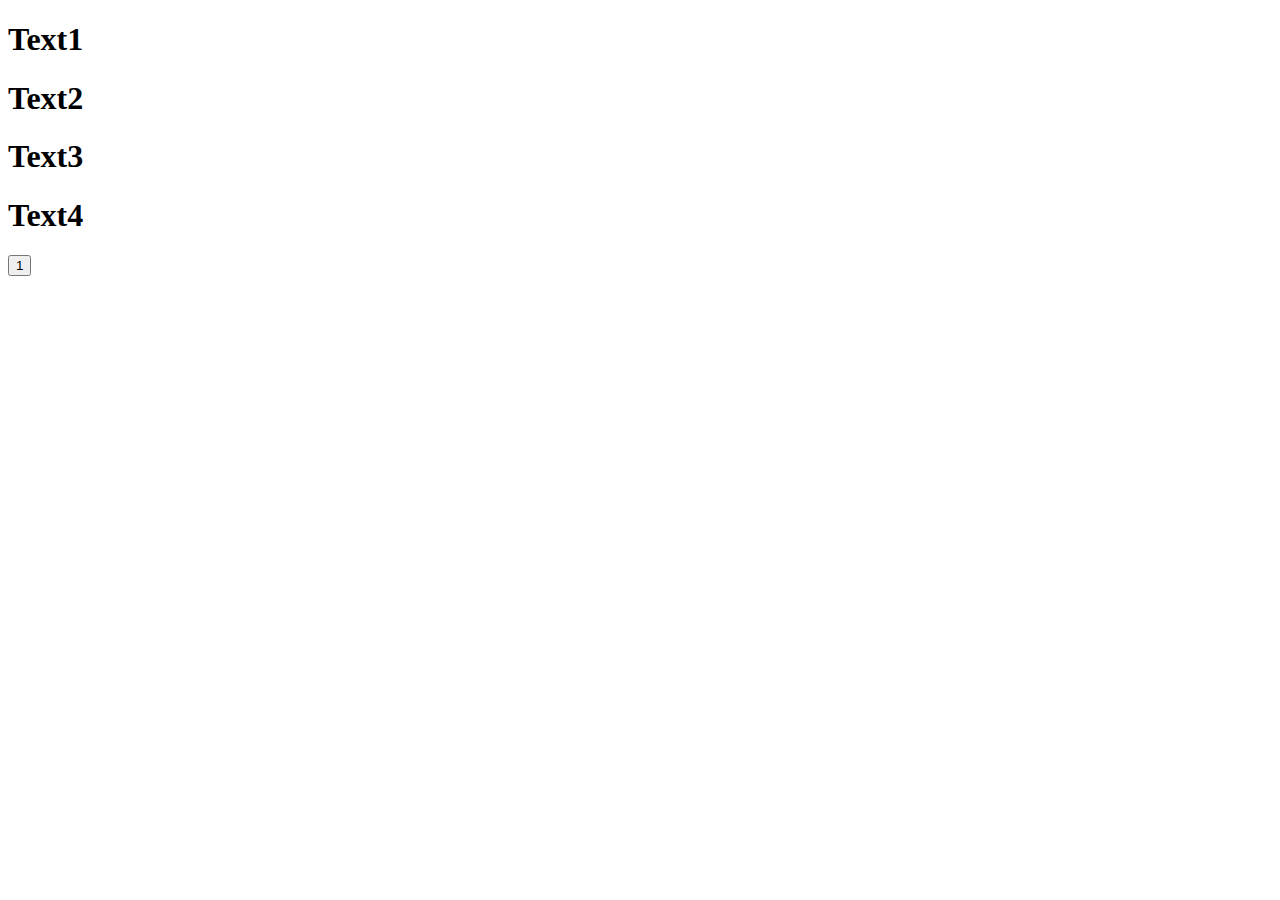
<file: accord/index.html>
<!DOCTYPE html>
<html lang="en">

<head>
    <meta charset="UTF-8">
    <meta name="viewport" content="width=device-width, initial-scale=1.0">
    <title>Document</title>

    <style>
        #container {
            max-width: 30%;
        }

        .content {
            display: none;
        }
    </style>
</head>

<body>
    <div id="container">
        <div id="container__block-1">
            <h1>Text1</h1>
            <div class="content">
                Lorem ipsum dolor sit amet consectetur adipisicing elit. Similique natus molestias sapiente voluptatem
                dolor
                accusantium corrupti neque iure dignissimos dolore.
            </div>
        </div>
        <div id="container__block-2">
            <h1>Text2</h1>
            <div class="content">
                Lorem ipsum dolor sit amet consectetur adipisicing elit. Similique natus molestias sapiente voluptatem
                dolor
                accusantium corrupti neque iure dignissimos dolore.
            </div>
        </div>
        <div id="container__block-3">
            <h1>Text3</h1>
            <div class="content">
                Lorem ipsum dolor sit amet consectetur adipisicing elit. Similique natus molestias sapiente voluptatem
                dolor
                accusantium corrupti neque iure dignissimos dolore.
            </div>
        </div>
        <div id="container__block-4">
            <h1>Text4</h1>
            <div class="content">
                Lorem ipsum dolor sit amet consectetur adipisicing elit. Similique natus molestias sapiente voluptatem
                dolor
                accusantium corrupti neque iure dignissimos dolore.
            </div>
        </div>
    </div>
    <button>1</button>
</body>
<script src="https://code.jquery.com/jquery-3.4.1.min.js"></script>
<script src="index.js"></script>

</html>
</file>
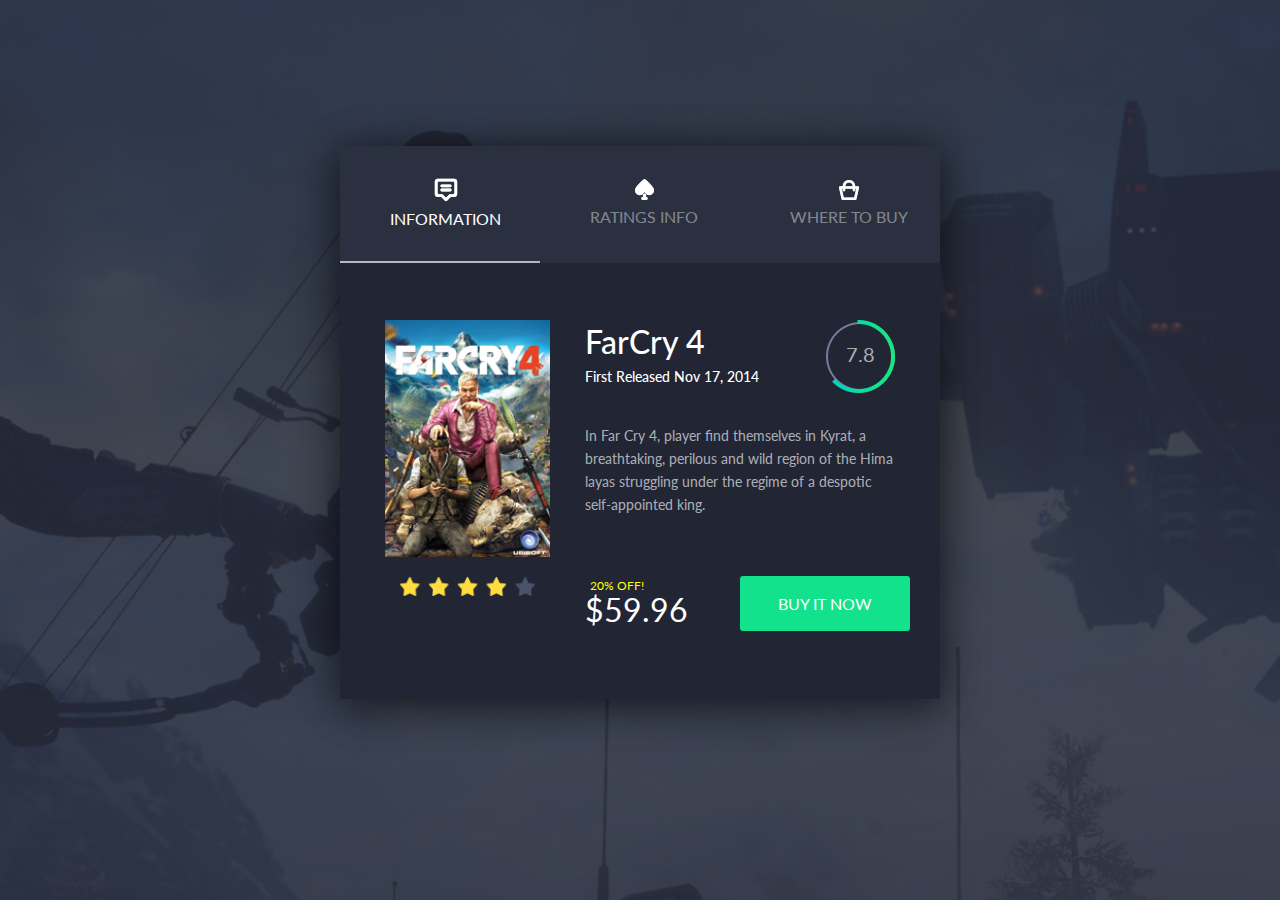
<file: L31_1/index.html>
<!DOCTYPE html>
<html lang="en">

<head>
    <meta charset="UTF-8">
    <meta name="viewport" content="width=device-width, initial-scale=1.0">
    <title>Game Advisor</title>
    <link rel="stylesheet" href="https://stackpath.bootstrapcdn.com/bootstrap/4.4.1/css/bootstrap.min.css"
        integrity="sha384-Vkoo8x4CGsO3+Hhxv8T/Q5PaXtkKtu6ug5TOeNV6gBiFeWPGFN9MuhOf23Q9Ifjh" crossorigin="anonymous">
    <link rel="stylesheet" href="style.css">
    <link rel="icon" href="./img/icon.svg">
    <link href="https://fonts.googleapis.com/css?family=Lato&display=swap" rel="stylesheet">
</head>

<body>
    <article class="container-fluid">
        <section class="container-xl ">
            <section class="row tabs">
                <section class="col-sm-4 tabs-item tabs-item--active" id="information-tab">

                    <section class="tabs-item__inner ">
                        <svg xmlns="http://www.w3.org/2000/svg" xmlns:xlink="http://www.w3.org/1999/xlink" width="24px"
                            height="24px">
                            <defs>
                                <filter id="Filter_0">
                                    <feFlood flood-color="rgb(255, 255, 255)" flood-opacity="1" result="floodOut" />
                                    <feComposite operator="atop" in="floodOut" in2="SourceGraphic" result="compOut" />
                                    <feBlend mode="normal" in="compOut" in2="SourceGraphic" />
                                </filter>

                            </defs>
                            <g filter="url(#Filter_0)">
                                <path fill-rule="evenodd" fill="rgb(189, 195, 199)"
                                    d="M20.400,18.999 L16.780,18.999 L12.990,22.789 L12.990,22.789 C12.736,23.043 12.386,23.200 12.000,23.200 C11.613,23.200 11.263,23.043 11.010,22.789 L11.010,22.789 L7.220,18.999 L3.600,18.999 C2.053,18.999 0.800,17.746 0.800,16.200 L0.800,3.599 C0.800,2.053 2.053,0.800 3.600,0.800 L20.400,0.800 C21.946,0.800 23.200,2.053 23.200,3.599 L23.200,16.200 C23.200,17.746 21.946,18.999 20.400,18.999 ZM20.400,4.999 C20.400,4.226 19.773,3.599 19.000,3.599 L5.000,3.599 C4.226,3.599 3.600,4.226 3.600,4.999 L3.600,14.799 C3.600,15.572 4.226,16.200 5.000,16.200 L6.400,16.200 L7.800,16.200 C8.186,16.200 8.536,16.356 8.790,16.610 L8.790,16.610 L12.000,19.819 L15.210,16.610 L15.210,16.610 C15.463,16.356 15.813,16.200 16.200,16.200 L17.600,16.200 L19.000,16.200 C19.773,16.200 20.400,15.572 20.400,14.799 L20.400,4.999 ZM16.200,13.399 L7.800,13.399 C7.026,13.399 6.400,12.773 6.400,11.999 C6.400,11.226 7.026,10.599 7.800,10.599 L16.200,10.599 C16.973,10.599 17.600,11.226 17.600,11.999 C17.600,12.773 16.973,13.399 16.200,13.399 ZM16.200,9.199 L7.800,9.199 C7.026,9.199 6.400,8.573 6.400,7.799 C6.400,7.026 7.026,6.399 7.800,6.399 L16.200,6.399 C16.973,6.399 17.600,7.026 17.600,7.799 C17.600,8.573 16.973,9.199 16.200,9.199 Z" />
                            </g>
                        </svg>

                        <p class="tabs-item__text">INFORMATION</p>
                    </section>
                </section>
                <!--  -->
                <section class="col-sm-4 tabs-item" id="rating-info-tab">
                    <section class="tabs-item__inner">

                        <svg xmlns="http://www.w3.org/2000/svg" xmlns:xlink="http://www.w3.org/1999/xlink" width="19px"
                            height="21px">
                            <defs>
                                <filter id="Filter_0">
                                    <feFlood flood-color="rgb(183, 186, 205)" flood-opacity="1" result="floodOut" />
                                    <feComposite operator="atop" in="floodOut" in2="SourceGraphic" result="compOut" />
                                    <feBlend mode="normal" in="compOut" in2="SourceGraphic" />
                                </filter>

                            </defs>
                            <g filter="url(#Filter_0)">
                                <path fill-rule="evenodd" fill="rgb(189, 195, 199)"
                                    d="M18.993,11.308 C18.993,13.986 16.868,16.157 14.246,16.157 C12.692,16.157 11.332,15.382 10.472,14.200 L10.449,14.217 L9.500,12.924 L8.550,14.217 L8.537,14.207 C7.671,15.384 6.306,16.157 4.753,16.157 C2.132,16.157 0.007,13.986 0.007,11.308 C0.007,10.216 0.373,9.218 0.969,8.408 L0.956,8.398 C0.956,8.398 7.918,-0.008 9.500,-0.008 C11.082,-0.008 18.043,8.398 18.043,8.398 L18.030,8.408 C18.626,9.218 18.993,10.216 18.993,11.308 ZM7.918,17.773 L7.918,16.157 C7.918,15.265 8.626,14.540 9.500,14.540 C10.374,14.540 11.082,15.265 11.082,16.157 L11.082,17.773 C11.956,17.773 12.664,18.497 12.664,19.390 C12.664,20.282 11.956,21.007 11.082,21.007 L7.918,21.007 C7.044,21.007 6.336,20.282 6.336,19.390 C6.336,18.497 7.044,17.773 7.918,17.773 Z" />
                            </g>
                        </svg>

                        <p class="tabs-item__text">RATINGS INFO</p>
                    </section>
                </section>
                <section class="col-sm-4 tabs-item" id="tobuy-tab">
                    <section class="tabs-item__inner">
                        <svg xmlns="http://www.w3.org/2000/svg" xmlns:xlink="http://www.w3.org/1999/xlink" width="20px"
                            height="20px">
                            <defs>
                                <filter id="Filter_0">
                                    <feFlood flood-color="rgb(183, 186, 205)" flood-opacity="1" result="floodOut" />
                                    <feComposite operator="atop" in="floodOut" in2="SourceGraphic" result="compOut" />
                                    <feBlend mode="normal" in="compOut" in2="SourceGraphic" />
                                </filter>

                            </defs>
                            <g filter="url(#Filter_0)">
                                <path fill-rule="evenodd" fill="rgb(189, 195, 199)"
                                    d="M19.946,7.765 L19.970,7.771 L17.470,19.021 L17.446,19.015 C17.321,19.574 16.846,19.999 16.250,19.999 L3.750,19.999 C3.154,19.999 2.679,19.574 2.554,19.015 L2.530,19.021 L0.030,7.771 L0.054,7.765 C0.034,7.677 -0.000,7.594 -0.000,7.500 C-0.000,6.809 0.560,6.250 1.250,6.250 L3.750,6.250 C3.750,2.798 6.548,-0.001 10.000,-0.001 C13.452,-0.001 16.250,2.798 16.250,6.250 L18.750,6.250 C19.440,6.250 20.000,6.809 20.000,7.500 C20.000,7.594 19.966,7.677 19.946,7.765 ZM10.000,2.499 C7.929,2.499 6.250,4.178 6.250,6.250 L13.750,6.250 C13.750,4.178 12.071,2.499 10.000,2.499 ZM15.000,11.250 C14.310,11.250 13.750,10.690 13.750,9.999 L13.750,8.750 L6.250,8.750 L6.250,9.999 C6.250,10.690 5.690,11.250 5.000,11.250 C4.310,11.250 3.750,10.690 3.750,9.999 L3.750,8.750 L2.808,8.750 L4.753,17.499 L15.247,17.499 L17.192,8.750 L16.250,8.750 L16.250,9.999 C16.250,10.690 15.690,11.250 15.000,11.250 Z" />
                            </g>
                        </svg>

                        <p class="tabs-item__text">WHERE TO BUY</p>
                    </section>
                </section>
            </section>

            <!-- Information start -->
            <section class="row content" id="information">
                <section class="col-sm-4 content-img">
                    <img src="./img/game.png" alt="farcry_4" class="content-img__game">
                    <img src="./img/rates.png" alt="rate" class="content-img__rate">
                </section>
                <section class="col-sm-8 content-info">
                    <div class="content-title">
                        <div class="content-title__primary-block">
                            <h1 class="content-title__primary">FarCry 4</h1>
                            <h3 class="content-title__secondary">First Released Nov 17, 2014</h3>
                        </div>
                        <div class="content-title__rate-circle">
                            <p class="content-title__rate-number">7.8</p>
                            <img src="./img/rate.png" alt="" class="content-title__empt-circle">
                            <img src="./img/rate-active.png" alt="" class="content-title__act-circle">
                        </div>
                    </div>
                    <div class="content-text">
                        In Far Cry 4, player find themselves in Kyrat, a breathtaking, perilous and wild region of the
                        Hima
                        layas struggling under the regime of a despotic self-appointed king.
                    </div>
                    <div class="content-order row">
                        <div class="content-order__price col-sm-4">
                            <p class="content-order__price content-order__price--discount">20% OFF!</p>
                            $59.96
                        </div>
                        <button class="content-order__btn col-sm-6">
                            BUY IT NOW
                        </button>
                    </div>
                </section>
            </section>
            <!-- Information end -->

            <!-- start rating info -->
            <section class="row content content--center" id="rating-info">
                <div class="col-sm-6 content-rating">
                    <div class="content-hr"></div>
                    <div class="content-rating__inner">
                        <img src="./img/M.svg" alt="" class="content-rating-img">
                        <div class="content-rating__text">
                            <p> Blood </p>
                            <p> Intense Violence </p>
                            <p> Nudity </p>
                            <p> Sexual Themes </p>
                            <p> Strong Language </p>
                            <p> Use of Drugs </p>
                        </div>
                    </div>

                    <div class="content-hr"></div>
                </div>
                <div class="col-sm-10 content-text">
                    <h3>Rating Summary </h3>
                    This is a first-person shooter in which players assume the role of a man (Ajay Ghale) returning
                    to
                    his ancestral home to spread his mother's ashes. Players engage in a variety of frenetic combat
                    missions and use machine guns, pistols, shotguns, knives, and explosives to kill enemy fighters
                    amid
                    mountainous environments. Players can also perform stealth attacks (i.e., sneaking up on enemies
                    and
                    slitting throats/stabbing chests). Battles are highlighted by screams of pain, realistic
                    gunfire,
                    and large blood-splatter effects. Some levels/cutscenes depict further violence: characters
                    tortured
                    via electrocution, stabbed repeatedly in the neck, executed with bladed weapons. The game
                    includes
                    some sexual/suggestive material, including dialogue referencing sexual activity (e.g., The army
                    forces us to take drugs and then gives us more if we do sex for wealthy men; Some of the people
                    in
                    my village, the army forced them to become prostitutes; I think sex is fun; [I] was with this
                    girl
                    and she was into some crazy S&M. . .). In one battle sequence, a man's genitals are briefly
                    exposed
                    while falling/being attacked. During the course of the game, two characters are depicted smoking
                    marijuana; players' character also consumes the drug, resulting in blurred-screen effects and
                    occasional hallucinations. The words f**k, sh*t, and a*shole appear in the dialogue.
                </div>
            </section>
            <!-- rating info end -->


            <!--  -->
            <!--  -->
            <section class="row content content-text" id="tobuy">
                <div class="col-12 content-trade-b">
                    <h3>This game avalaibe on:</h3>
                    ...
                </div>

            </section>

        </section>
    </article>
    <script src="https://code.jquery.com/jquery-3.4.1.min.js"></script>
    <script integrity="sha384-J6qa4849blE2+poT4WnyKhv5vZF5SrPo0iEjwBvKU7imGFAV0wwj1yYfoRSJoZ+n"
        crossorigin="anonymous"></script>
    <script src="https://cdn.jsdelivr.net/npm/popper.js@1.16.0/dist/umd/popper.min.js"
        integrity="sha384-Q6E9RHvbIyZFJoft+2mJbHaEWldlvI9IOYy5n3zV9zzTtmI3UksdQRVvoxMfooAo"
        crossorigin="anonymous"></script>
    <script src="https://stackpath.bootstrapcdn.com/bootstrap/4.4.1/js/bootstrap.min.js"
        integrity="sha384-wfSDF2E50Y2D1uUdj0O3uMBJnjuUD4Ih7YwaYd1iqfktj0Uod8GCExl3Og8ifwB6"
        crossorigin="anonymous"></script>
    <script src="index.js"></script>
</body>

</html>
</file>
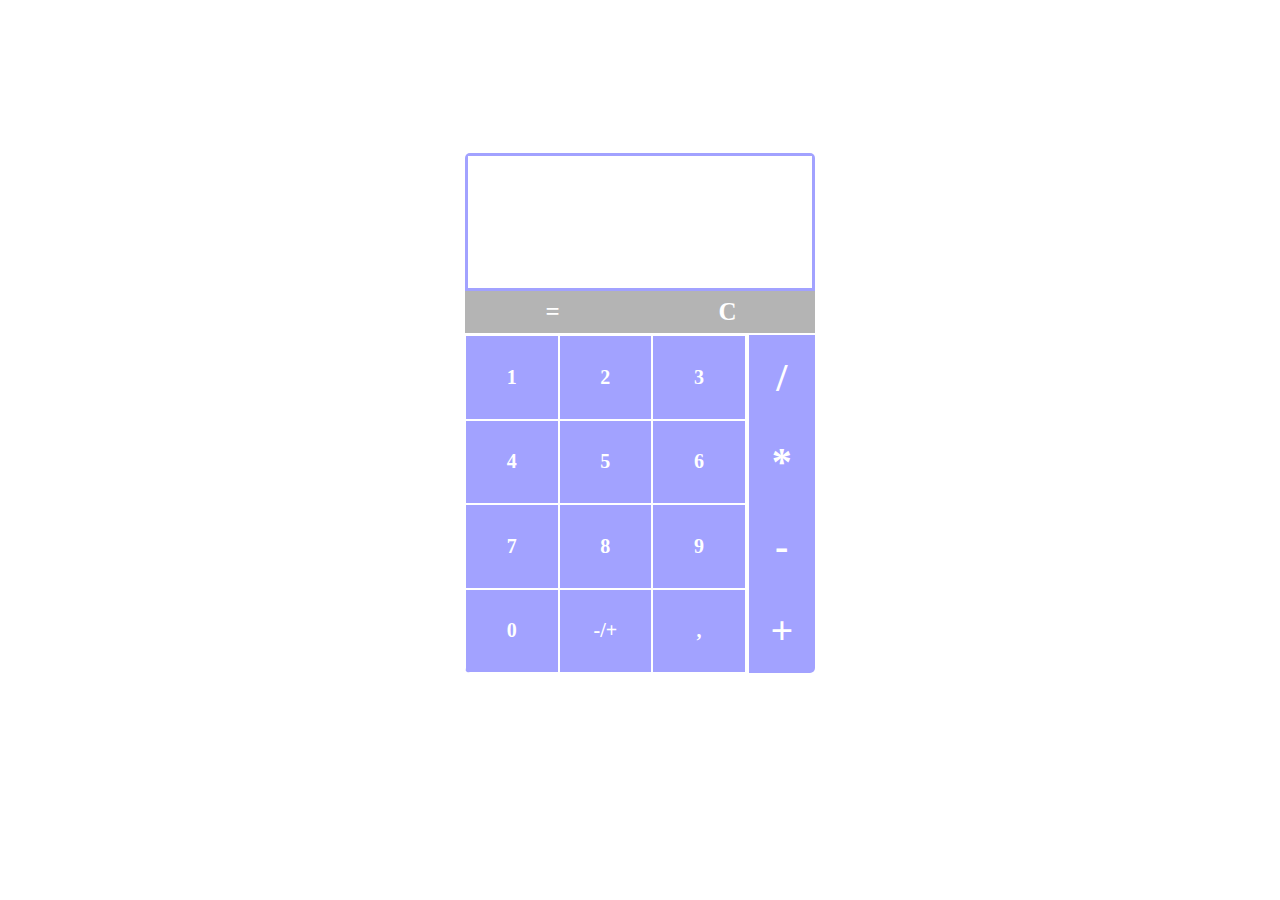
<file: L31_2_calc/index.html>
<!DOCTYPE html>
<html lang="en">

<head>
    <meta charset="UTF-8">
    <meta name="viewport" content="width=device-width, initial-scale=1.0">
    <title>Document</title>
    <link rel="stylesheet" href="style.css">
</head>

<body>
    <main class="calculator" id="calculator">
        <textarea name="type" id="textarea" cols="30" rows="10" class="type"></textarea>

        <div class="buttons">
            <div class="buttons-result">
                <div class="buttons-result__equal" id="equal">=</div>
                <div class="buttons-result__clear" id="clear">C</div>
            </div>
            <div class="buttons-numbers">
                <div id="1">1</div>
                <div id="2">2</div>
                <div id="3">3</div>
                <div id="4">4</div>
                <div id="5">5</div>
                <div id="6">6</div>
                <div id="7">7</div>
                <div id="8">8</div>
                <div id="9">9</div>
                <div id="0">0</div>
                <div id="np">-/+</div>
                <div id="coma">,</div>
            </div>
            <div class="buttons-operators">
                <div id="div">/</div>
                <div id="mul">*</div>
                <div id="min">-</div>
                <div id="plus">+</div>
            </div>
        </div>
    </main>


    <script src="https://code.jquery.com/jquery-3.4.1.min.js"></script>
    <script src="index.js"></script>
</body>

</html>
</file>
<file: L31_1/style.css>
.container-fluid {
  background-image: url(/L31_1/img/bg.png);
  background-size: cover;
  padding-top: 146px;
  padding-bottom: 174px;
  min-height: 100vh;
}

@media screen and (max-width: 576px) {
  .container-fluid {
    padding-top: 20px;
    padding-bottom: 40px;
  }
}

.container-xl {
  max-width: 600px;
  -webkit-box-shadow: 5px 5px 40px rgba(0, 0, 0, 0.459), -5px 5px 40px rgba(0, 0, 0, 0.322);
          box-shadow: 5px 5px 40px rgba(0, 0, 0, 0.459), -5px 5px 40px rgba(0, 0, 0, 0.322);
}

.tabs {
  font-family: 'Lato', sans-serif;
  background-color: #2b3040;
  text-align: center;
}

.tabs-item {
  -webkit-transition: cubic-bezier(0.445, 0.05, 0.55, 0.95) 0.3s all;
  transition: cubic-bezier(0.445, 0.05, 0.55, 0.95) 0.3s all;
  cursor: pointer;
  height: 117px;
  display: -webkit-inline-box;
  display: -ms-inline-flexbox;
  display: inline-flex;
  -webkit-box-orient: vertical;
  -webkit-box-direction: normal;
      -ms-flex-direction: column;
          flex-direction: column;
  -webkit-box-pack: center;
      -ms-flex-pack: center;
          justify-content: center;
  -webkit-box-align: center;
      -ms-flex-align: center;
          align-items: center;
  color: rgba(255, 255, 255, 0.432);
  position: relative;
}

.tabs-item:hover {
  background-color: #66656548;
}

.tabs-item--active {
  -webkit-transition: cubic-bezier(0.445, 0.05, 0.55, 0.95) 2s all;
  transition: cubic-bezier(0.445, 0.05, 0.55, 0.95) 2s all;
  color: white;
  border-bottom: 2px rgba(255, 255, 255, 0.658) solid;
}

.tabs-item__text {
  margin-top: 5px;
}

.tabs-item__inner {
  position: absolute;
  top: 30px;
  left: 50px;
}

@media screen and (max-width: 576px) {
  .tabs-item__inner {
    position: static;
    margin: auto;
  }
}

.content {
  font-family: 'Lato', sans-serif;
  background-color: #212534;
  padding-left: 30px;
  padding-top: 57px;
  padding-bottom: 65px;
  padding-right: 30px;
}

@media screen and (max-width: 576px) {
  .content {
    padding-left: 5px;
    padding-right: 5px;
  }
}

.content-img {
  display: -webkit-box;
  display: -ms-flexbox;
  display: flex;
  -webkit-box-orient: vertical;
  -webkit-box-direction: normal;
      -ms-flex-direction: column;
          flex-direction: column;
}

.content-img__game {
  margin-right: -15px;
  margin-bottom: 20px;
}

@media screen and (max-width: 576px) {
  .content-img__game {
    -o-object-fit: contain;
       object-fit: contain;
  }
}

.content-img__rate {
  padding-left: 15px;
}

@media screen and (max-width: 576px) {
  .content-img__rate {
    -o-object-fit: contain;
       object-fit: contain;
  }
}

.content-info {
  padding-left: 35px;
  display: -webkit-box;
  display: -ms-flexbox;
  display: flex;
  -webkit-box-orient: vertical;
  -webkit-box-direction: normal;
      -ms-flex-direction: column;
          flex-direction: column;
}

.content-title {
  color: white;
  position: relative;
  display: -webkit-box;
  display: -ms-flexbox;
  display: flex;
}

.content-title__primary-block {
  width: 80%;
  margin-top: 3px;
}

.content-title__primary {
  font-size: 32px;
}

.content-title__secondary {
  font-size: 14px;
}

.content-title__rate-circle {
  position: relative;
  width: 70px;
}

@media screen and (max-width: 400px) {
  .content-title__rate-circle {
    display: none;
  }
}

.content-title__empt-circle {
  position: absolute;
  right: 0px;
  top: 2px;
}

.content-title__act-circle {
  position: absolute;
  right: 0px;
  top: 0x;
}

.content-title__rate-number {
  position: absolute;
  color: rgba(255, 255, 255, 0.637);
  font-size: 20px;
  top: 25%;
  left: 28%;
}

.content-text {
  line-height: 23px;
  padding-top: 30px;
  font-size: 14px;
  color: rgba(255, 255, 255, 0.644);
}

.content-order {
  display: -webkit-box;
  display: -ms-flexbox;
  display: flex;
  -webkit-box-pack: justify;
      -ms-flex-pack: justify;
          justify-content: space-between;
  padding-top: 60px;
}

.content-order__price {
  padding-top: 5px;
  color: white;
  font-size: 32px;
}

.content-order__price--discount {
  padding-left: 5px;
  color: yellow;
  font-size: 12px;
  margin: 0px;
  line-height: 0%;
}

.content-order__btn {
  -webkit-transition: cubic-bezier(0.445, 0.05, 0.55, 0.95) 0.5s all;
  transition: cubic-bezier(0.445, 0.05, 0.55, 0.95) 0.5s all;
  margin-left: 20px;
  width: 165px;
  height: 55px;
  background-color: #13e28d;
  border: 0;
  border-radius: 3px;
  color: white;
}

.content-order__btn:hover {
  -webkit-transform: scale(1.06, 1.06);
          transform: scale(1.06, 1.06);
  -webkit-filter: contrast(2);
          filter: contrast(2);
}

.content-hr {
  width: 100%;
  background-color: white;
  height: 1px;
  margin-bottom: 10px;
  margin-top: 10px;
}

.content--center {
  display: -webkit-box;
  display: -ms-flexbox;
  display: flex;
  -webkit-box-pack: center;
      -ms-flex-pack: center;
          justify-content: center;
}

.content-rating {
  -webkit-box-orient: vertical;
  -webkit-box-direction: normal;
      -ms-flex-direction: column;
          flex-direction: column;
  -webkit-box-pack: center;
      -ms-flex-pack: center;
          justify-content: center;
  display: -webkit-box;
  display: -ms-flexbox;
  display: flex;
  color: white;
  font-size: 12px;
}

.content-rating-img {
  margin-right: 15px;
}

.content-rating__text {
  display: -webkit-box;
  display: -ms-flexbox;
  display: flex;
  -webkit-box-orient: vertical;
  -webkit-box-direction: normal;
      -ms-flex-direction: column;
          flex-direction: column;
}

.content-rating__text p {
  margin: 0;
  padding: 0;
}

.content-rating__inner {
  display: -webkit-box;
  display: -ms-flexbox;
  display: flex;
}

.content-trade-b {
  display: -webkit-box;
  display: -ms-flexbox;
  display: flex;
  -webkit-box-align: center;
      -ms-flex-align: center;
          align-items: center;
  -webkit-box-orient: vertical;
  -webkit-box-direction: normal;
      -ms-flex-direction: column;
          flex-direction: column;
}

.content-trade {
  display: -webkit-box;
  display: -ms-flexbox;
  display: flex;
  width: 100%;
  margin-bottom: 15px;
}

.content-trade__img-b {
  width: 50px;
  height: 50px;
}

.content-trade__img {
  max-width: 100%;
  -o-object-fit: contain;
     object-fit: contain;
}
/*# sourceMappingURL=style.css.map */
</file>
<file: L31_2_calc/style.css>
* {
  -webkit-box-sizing: border-box;
          box-sizing: border-box;
}

body {
  height: 90vh;
  display: -webkit-box;
  display: -ms-flexbox;
  display: flex;
  -webkit-box-pack: center;
      -ms-flex-pack: center;
          justify-content: center;
  -webkit-box-align: center;
      -ms-flex-align: center;
          align-items: center;
}

.calculator {
  display: -webkit-box;
  display: -ms-flexbox;
  display: flex;
  -webkit-box-orient: vertical;
  -webkit-box-direction: normal;
      -ms-flex-direction: column;
          flex-direction: column;
  height: 520px;
  width: 350px;
  border-radius: 5px;
  overflow: hidden;
}

.calculator * {
  -webkit-transition: ease-in .1s all;
  transition: ease-in .1s all;
}

.type {
  width: 100%;
  resize: none;
  padding: 5%;
  font-size: 35px;
  border: #a2a2ff 3px solid;
}

.buttons {
  color: white;
  font-size: 20px;
  display: -webkit-box;
  display: -ms-flexbox;
  display: flex;
  -ms-flex-wrap: wrap;
      flex-wrap: wrap;
  font-weight: 900;
}

.buttons-result {
  background-color: rgba(0, 0, 0, 0.295);
  width: 100%;
  font-size: 25px;
  display: -webkit-box;
  display: -ms-flexbox;
  display: flex;
}

.buttons-result div:active {
  -webkit-transform: scale(0.9, 0.9);
          transform: scale(0.9, 0.9);
}

.buttons-result div:hover {
  background-color: rgba(48, 48, 53, 0.541);
}

.buttons-result div {
  padding: 7px;
  text-align: center;
  width: 50%;
}

.buttons-numbers {
  padding-top: 2px;
  -webkit-box-flex: 3;
      -ms-flex-positive: 3;
          flex-grow: 3;
  display: -webkit-box;
  display: -ms-flexbox;
  display: flex;
  -ms-flex-wrap: wrap;
      flex-wrap: wrap;
  height: 340px;
}

.buttons-numbers div:active {
  -webkit-transform: scale(0.9, 0.9);
          transform: scale(0.9, 0.9);
}

.buttons-numbers div:hover {
  background-color: #7a7aec;
}

.buttons-numbers div {
  display: -webkit-box;
  display: -ms-flexbox;
  display: flex;
  -webkit-box-pack: center;
      -ms-flex-pack: center;
          justify-content: center;
  -webkit-box-align: center;
      -ms-flex-align: center;
          align-items: center;
  width: 33%;
  border: 1px white solid;
  background-color: #a2a2ff;
}

.buttons-operators {
  padding-top: 2px;
  font-size: 40px;
  -webkit-box-flex: 1;
      -ms-flex-positive: 1;
          flex-grow: 1;
  display: -webkit-box;
  display: -ms-flexbox;
  display: flex;
  -webkit-box-orient: vertical;
  -webkit-box-direction: normal;
      -ms-flex-direction: column;
          flex-direction: column;
  height: 340px;
}

.buttons-operators div:active {
  -webkit-transform: scale(0.9, 0.9);
          transform: scale(0.9, 0.9);
}

.buttons-operators div:hover {
  background-color: #7a7aec;
}

.buttons-operators div {
  background-color: #a2a2ff;
  width: 100%;
  height: 25%;
  display: -webkit-box;
  display: -ms-flexbox;
  display: flex;
  -webkit-box-pack: center;
      -ms-flex-pack: center;
          justify-content: center;
  -webkit-box-align: center;
      -ms-flex-align: center;
          align-items: center;
}
/*# sourceMappingURL=style.css.map */
</file>
